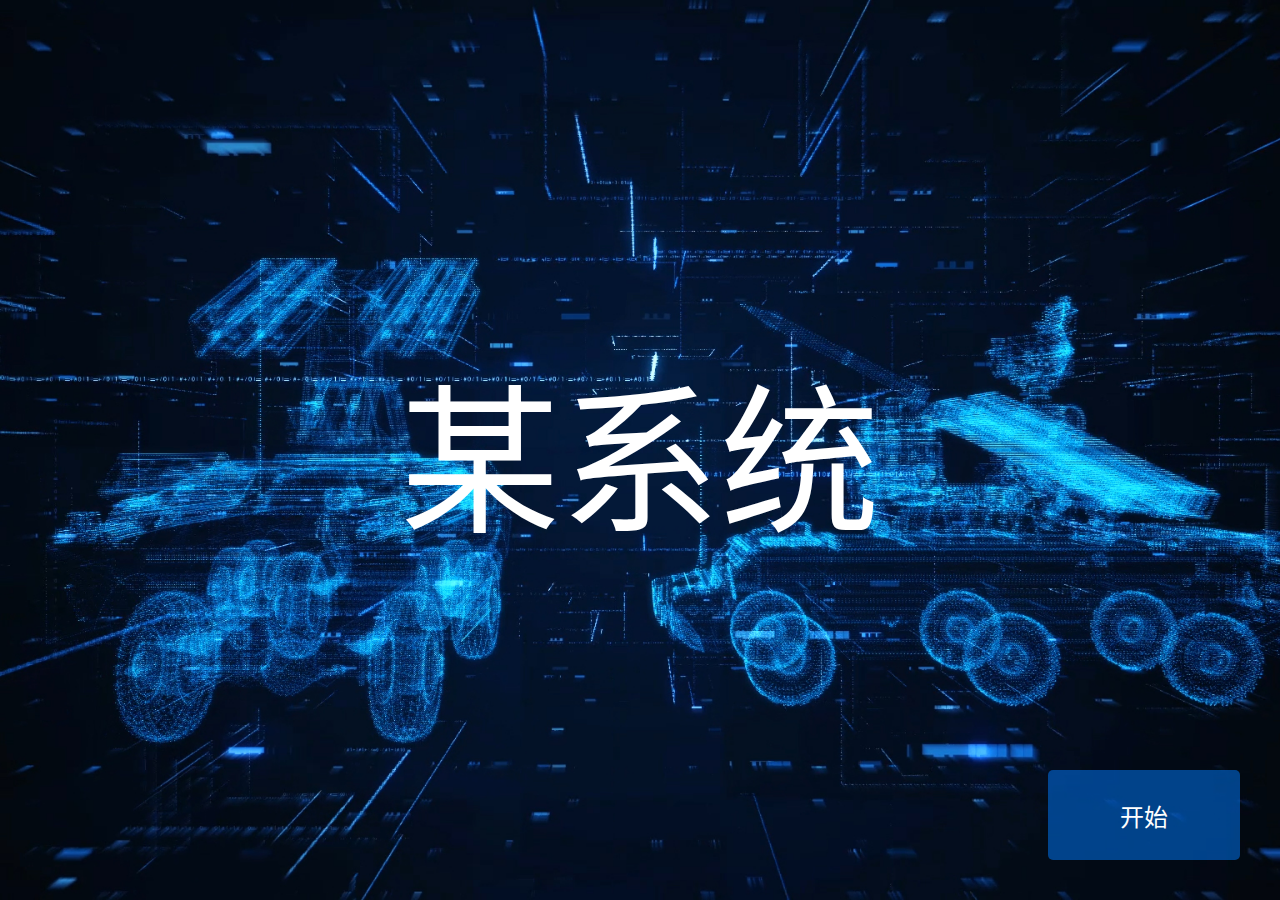
<file: index.html>
<!DOCTYPE html>
<html lang="zh-CN">
<head>
    <meta charset="UTF-8">
    <meta name="viewport" content="width=device-width, initial-scale=1.0">
    <title>主页</title>
    <link rel="stylesheet" href="src/style.css">
</head>
<body>
    <div class="sysName">某系统</div>
    <button class="button" onclick="window.location.href='src/guide.html'">开始</button>
</body>
</html>
</file>
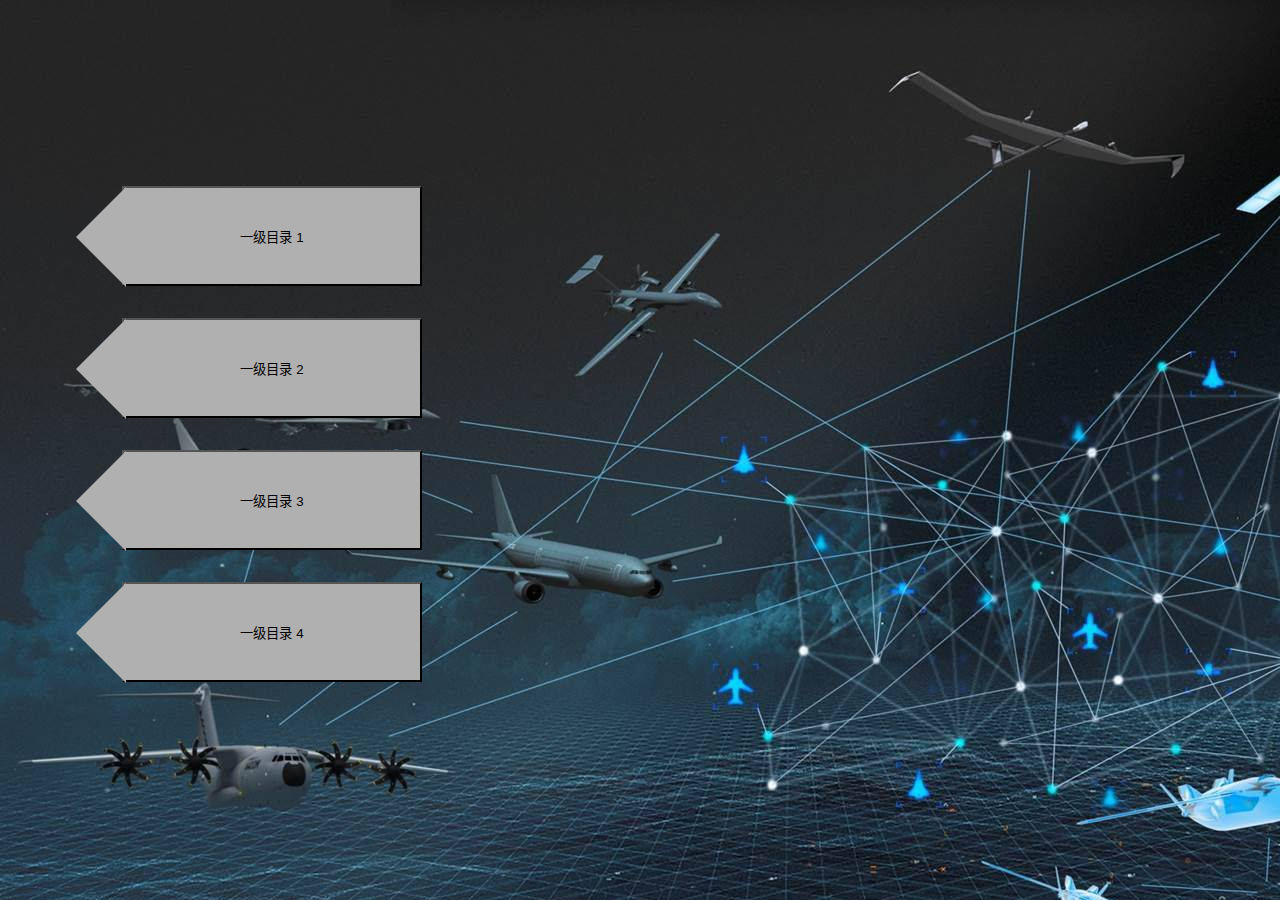
<file: guide.html>
<!DOCTYPE html>
<html lang="zh-CN">

<head>
    <meta charset="UTF-8">
    <meta name="viewport" content="width=device-width, initial-scale=1.0">
    <title>目录</title>
    <link rel="stylesheet" href="guide.css">
</head>

<body>
    <div class="menu">
        <button class="button1" onclick="toggleSubMenu(1)">一级目录 1</button>
        <button class="button1" onclick="toggleSubMenu(2)">一级目录 2</button>
        <button class="button1" onclick="toggleSubMenu(3)">一级目录 3</button>
        <button class="button1" onclick="toggleSubMenu(4)">一级目录 4</button>
    </div>

    <div id="submenu1" class="submenu">
        <button class="button2" onclick="location.href='page1.html'">二级目录 1-1</button>
        <button class="button2" onclick="location.href='page2.html'">二级目录 1-2</button>
        <button class="button2" onclick="location.href='page3.html'">二级目录 1-3</button>
        <button class="button2" onclick="location.href='page4.html'">二级目录 1-4</button>
    </div>

    <div id="submenu2" class="submenu">
        <button class="button2" onclick="location.href='page5.html'">二级目录 2-1</button>
        <button class="button2" onclick="location.href='page6.html'">二级目录 2-2</button>
        <button class="button2" onclick="location.href='page7.html'">二级目录 2-3</button>
        <button class="button2" onclick="location.href='page8.html'">二级目录 2-4</button>
    </div>

    <div id="submenu3" class="submenu">
        <button class="button2" onclick="location.href='page9.html'">二级目录 3-1</button>
        <button class="button2" onclick="location.href='page10.html'">二级目录 3-2</button>
        <button class="button2" onclick="location.href='page11.html'">二级目录 3-3</button>
        <button class="button2" onclick="location.href='page12.html'">二级目录 3-4</button>
    </div>

    <div id="submenu4" class="submenu">
        <button class="button2" onclick="location.href='page13.html'">二级目录 4-1</button>
        <button class="button2" onclick="location.href='page14.html'">二级目录 4-2</button>
        <button class="button2" onclick="location.href='page15.html'">二级目录 4-3</button>
        <button class="button2" onclick="location.href='page16.html'">二级目录 4-4</button>
    </div>

    <script src="guide.js"></script>
</body>

</html>
</file>
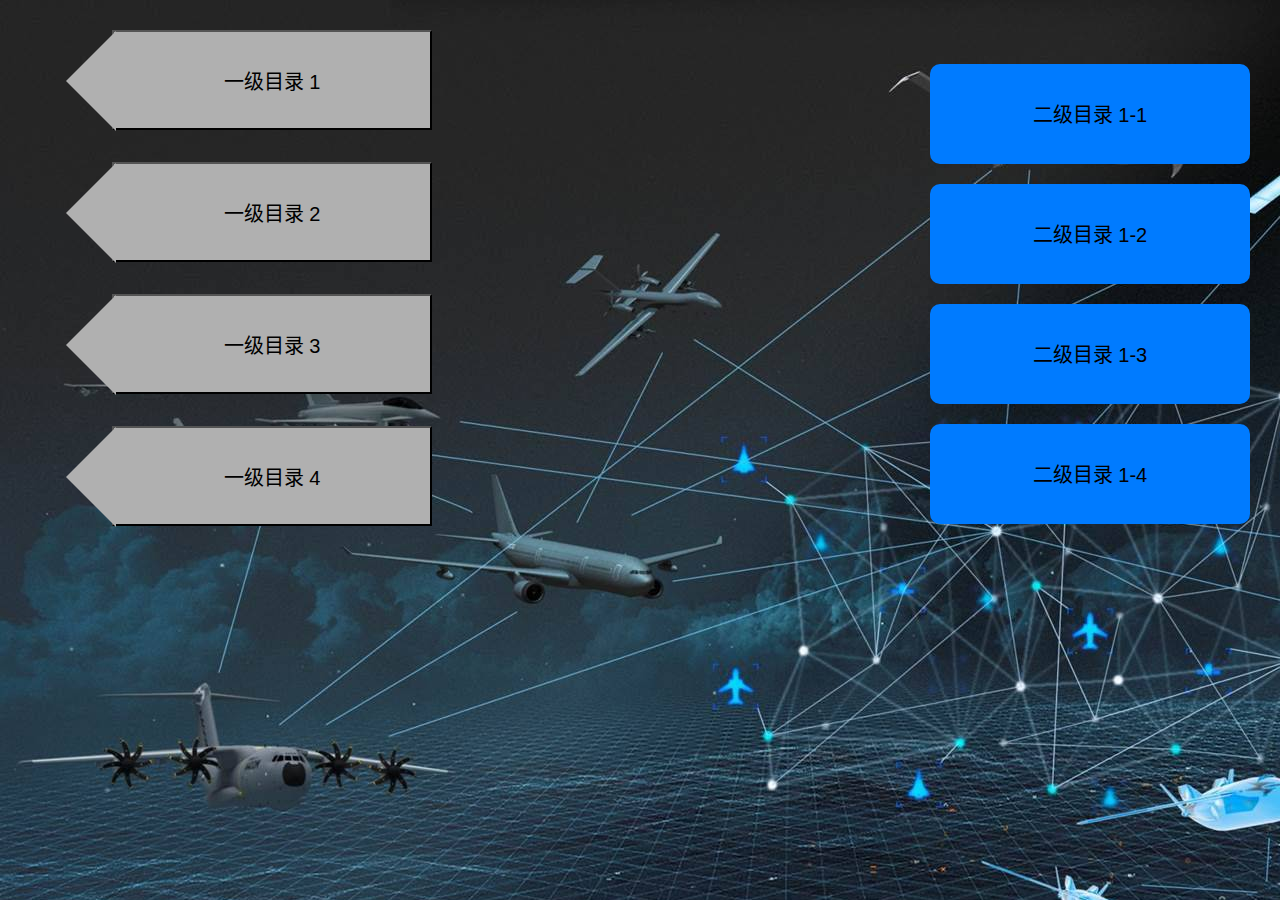
<file: src/guide.html>
<!DOCTYPE html>
<html lang="zh-CN">

<head>
    <meta charset="UTF-8">
    <meta name="viewport" content="width=device-width, initial-scale=1.0">
    <title>目录</title>
    <link rel="stylesheet" href="guide.css">
</head>

<body>
    <div class="menu">
        <button class="button1" onclick="toggleSubMenu(1)">一级目录 1</button>
        <button class="button1" onclick="toggleSubMenu(2)">一级目录 2</button>
        <button class="button1" onclick="toggleSubMenu(3)">一级目录 3</button>
        <button class="button1" onclick="toggleSubMenu(4)">一级目录 4</button>
    </div>

    <div id="submenu1" class="submenu">
        <button class="button2" onclick="location.href='page1.html'">二级目录 1-1</button>
        <button class="button2" onclick="location.href='page2.html'">二级目录 1-2</button>
        <button class="button2" onclick="location.href='page3.html'">二级目录 1-3</button>
        <button class="button2" onclick="location.href='page4.html'">二级目录 1-4</button>
    </div>

    <div id="submenu2" class="submenu">
        <button class="button2" onclick="location.href='page5.html'">二级目录 2-1</button>
        <button class="button2" onclick="location.href='page6.html'">二级目录 2-2</button>
        <button class="button2" onclick="location.href='page7.html'">二级目录 2-3</button>
        <button class="button2" onclick="location.href='page8.html'">二级目录 2-4</button>
    </div>

    <div id="submenu3" class="submenu">
        <button class="button2" onclick="location.href='page9.html'">二级目录 3-1</button>
        <button class="button2" onclick="location.href='page10.html'">二级目录 3-2</button>
        <button class="button2" onclick="location.href='page11.html'">二级目录 3-3</button>
        <button class="button2" onclick="location.href='page12.html'">二级目录 3-4</button>
    </div>

    <div id="submenu4" class="submenu">
        <button class="button2" onclick="location.href='page13.html'">二级目录 4-1</button>
        <button class="button2" onclick="location.href='page14.html'">二级目录 4-2</button>
        <button class="button2" onclick="location.href='page15.html'">模型计算</button>
        <button class="button2" onclick="location.href='page16.html'">仿真模拟</button>
    </div>

    <script src="guide.js"></script>
    <script>toggleSubMenu(1)</script>
</body>

</html>
</file>
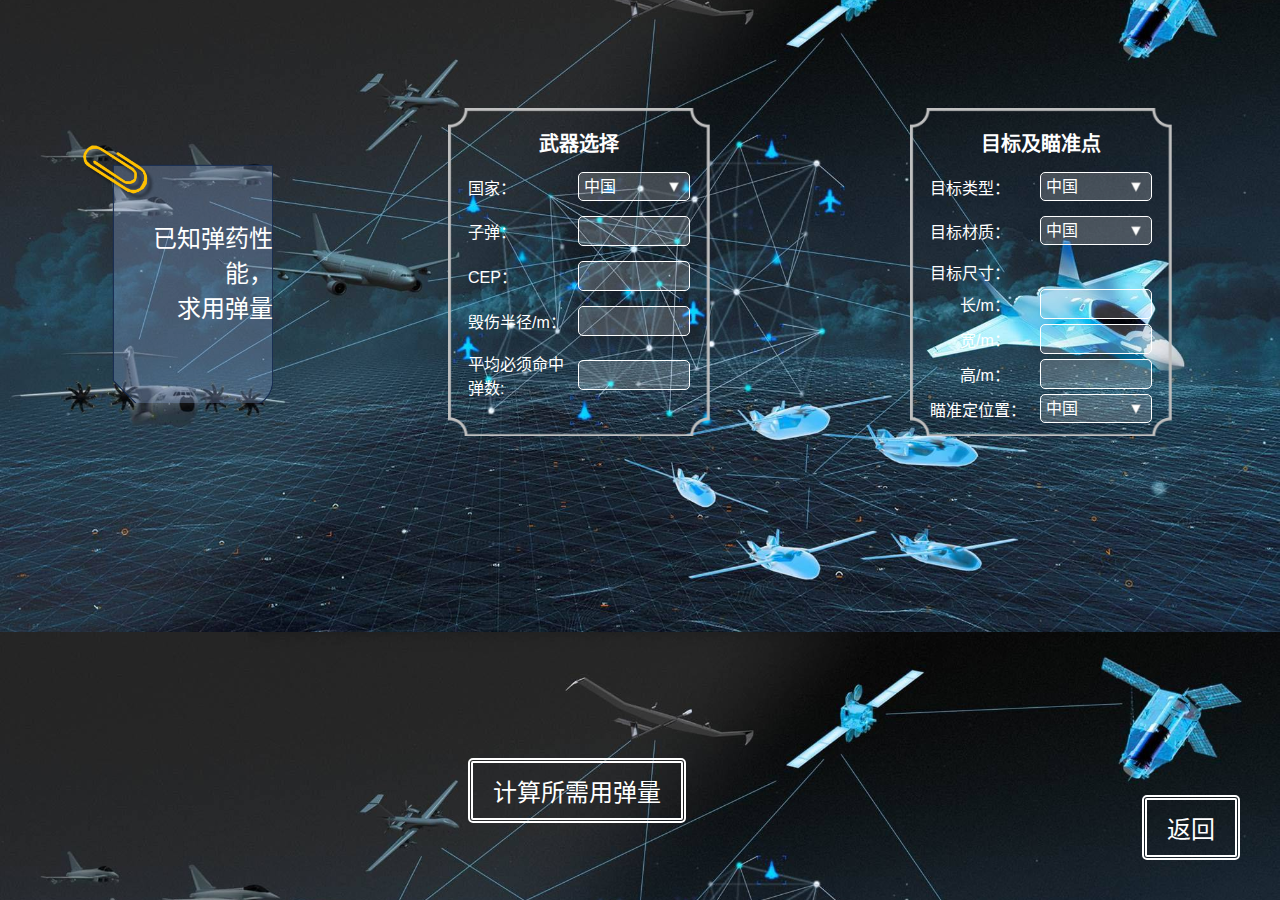
<file: src/page15.html>
<!DOCTYPE html>
<html lang="zh-CN">

<head>
    <meta charset="UTF-8">
    <meta name="viewport" content="width=device-width, initial-scale=1.0">
    <title>目录</title>
    <link rel="stylesheet" href="page15.css">
</head>
<body>
    
    <div id="shuqian"><pre>  </pre>已知弹药性能，<br>求用弹量</div>    
    <div class="textcutton" id="frame1">
        <div id="title">武器选择</div>
        
        <div class="form-group">
            <label id="country">国家：</label>
            <select id="country-select">
                <option value="china">中国</option>
                <option value="usa">美国</option>
                <option value="japan">日本</option>
                <option value="germany">德国</option>
            </select>
        </div>
        
        <div class="form-group">
            <label id="zidan">子弹：</label>
            <input type="text" id="zidan-input">
        </div>
        
        <div class="form-group">
            <label id="cep">CEP：</label>
            <input type="text" id="cep-input">
        </div>
        
        <div class="form-group">
            <label id="banjing">毁伤半径/m：</label>
            <input type="text" id="banjing-input">
        </div>
        
        <div class="form-group">
            <label id="mingzhong">平均必须命中弹数:</label>
            <input type="text" id="mingzhong-input">
        </div>
    </div>
    
    <div class="textcutton" id="frame2">
        <div id="title">目标及瞄准点</div>
        
        <div class="form-group">
            <label id="target-type">目标类型：</label>
            <select id="target-type-select">
                <option value="china">中国</option>
                <option value="usa">美国</option>
                <option value="japan">日本</option>
                <option value="germany">德国</option>
            </select>
        </div>
        
        <div class="form-group">
            <label id="material">目标材质：</label>
            <select id="target-material-select">
                <option value="china">中国</option>
                <option value="usa">美国</option>
                <option value="japan">日本</option>
                <option value="germany">德国</option>
            </select>
        </div>
        
        <div id="size">
            <div class="form-group">
                <label>目标尺寸：</label>
            </div>
            <div class="form-group">
                <label class="subtitle">长/m：</label>
                <input type="text" id="length-input">
            </div>
            <div class="form-group">
                <label class="subtitle">宽/m：</label>
                <input type="text" id="width-input">
            </div>
            <div class="form-group">
                <label class="subtitle">高/m：</label>
                <input type="text" id="height-input">
            </div>
        </div>
        
        <div class="form-group">
            <label id="miaozhun">瞄准定位置：</label>
            <select id="aiming-position-select">
                <option value="china">中国</option>
                <option value="usa">美国</option>
                <option value="japan">日本</option>
                <option value="germany">德国</option>
            </select>
        </div>
    </div>
    <div class="cal">
        <button class="calculate" onclick='calculate()'>计算所需用弹量</button>
        <div class="ans"></div>
    </div>
    <button class="button" onclick="window.location.href='guide.html'">返回</button>
    <script src="page15.js"></script>
</body>
</file>
<file: src/style.css>
body {
    margin: 0;
    padding: 0;
    height: 100vh;
    background-image: url('pic/background.png');
    background-size: cover;
    background-position: center;
    display: flex;
    align-items: center;
    justify-content: center;
    position: relative;
}

.button {
    height : 10%;
    width : 15%;
    position: absolute;
    bottom: 20px;
    right: 20px;
    margin: 20px;
    padding: 10px 20px;
    background-color: #007BFF;
    color: white;
    border: none;
    border-radius: 5px;
    cursor: pointer;
    font-size: 24px;
    transition: transform 0.1s ease-in-out;
    background-color: rgba(0, 123, 255, 0.5);
}

.button:active {
    transform: scale(0.9);
}

.button:hover {
    background-color: #0056b3;
}

.sysName {
    margin: middle;
    color: white;
    border: none;
    font-size: 160px;
    text-align: center;
}
</file>
<file: guide.css>
body {
    margin: 0;
    padding: 0;
    height: 100vh;
    display: flex;
    justify-content: space-between;
    align-items: center;
    background-image: url('background2.png');
    font-family: Arial, sans-serif;
}
.menu{
    margin : 30px;
    display: flex;
    flex-direction: column;
    justify-content: center;
    align-items: center;
    width: 25%;  /* 占据四分之一的页面宽度 */
    height: 100%;
}
.submenu {
    margin : 30px 50px;
    display: none;
    flex-direction: column;
    justify-content: center;
    align-items: center;
    width: 25%;  /* 占据四分之一的页面宽度 */
    height: 100%;
}
.button1 {
    left: calc(10% + 50px);
    width: 300px; /* 控制箭头的宽度 */
    height: 100px; /* 控制箭头的高度 */
    background-color: #B0B0B0; /* 灰色背景 */
    position: relative;
    display: flex;
    align-items: center;
    justify-content: center;
    cursor: pointer;
    margin-bottom: 10%; /* 设置每个按钮的底部间距，增加按钮之间的距离 */
}
/*箭头是由长方形的主体和前边一个三角形拼成的*/
.button1::before {
    content: "";
    position: absolute;
    left: -48px; /* 调整箭头的左侧偏移 */
    top: -1px;
    width: 0;
    height: 0;
    border-top: 50px solid transparent; /* 上方透明的边框 */
    border-bottom: 50px solid transparent; /* 下方透明的边框 */
    border-right: 50px solid #B0B0B0; /* 右侧灰色的边框形成箭头 */
    cursor: pointer;
}
.button1:hover {
    background-color: #A0A0A0; /* 鼠标悬停时的背景颜色 */

}
.button1:hover::before {
    border-right-color: #A0A0A0; /* 鼠标悬停时的箭头颜色 */
}
.button2 {
    width: 100%;  /* 按钮占据父容器的宽度 */
    height: 100px;
    margin: 10px 0;
    background-size: contain;  /* 调整背景图片显示比例 */
    background-position: center;
    background-repeat: no-repeat;  /* 防止背景图片重复 */
    border: none;
    cursor: pointer;
    font-size: 20px;
    text-align: center;
    line-height: 100px;
    border-radius: 10px;
    background-color: #007BFF;
}
.button2:hover {
    background-color: #0056b3;
}
</file>
<file: src/guide.css>
body {
    margin: 0;
    padding: 0;
    display: flex;
    justify-content: space-between;
    align-items: center;
    background-image: url('pic/background2.png');
    font-family: Arial, sans-serif;
    width: 100%;  
    height: 100%;
}
.menu{
    margin : 30px;
    display: flex;
    flex-direction: column;
    justify-content: center;
    align-items: center;
    width: 25%;  /* 占据四分之一的页面宽度 */
    height: 100%;
}
.submenu {
    margin : 30px;
    display: none;
    flex-direction: column;
    justify-content: center;
    align-items: center;
    width: 25%;  /* 占据四分之一的页面宽度 */
    height: 100%;
}
.button1 {
    left: calc(10% + 50px);
    width: 100%; /* 控制箭头的宽度 */
    height: 100px; /* 控制箭头的高度 */
    background-color: #B0B0B0; /* 灰色背景 */
    position: relative;
    display: flex;
    align-items: center;
    justify-content: center;
    cursor: pointer;
    margin-bottom: 10%; /* 设置每个按钮的底部间距，增加按钮之间的距离 */
    font-size: 20px;
}
/*箭头是由长方形的主体和前边一个三角形拼成的*/
.button1::before {
    content: "";
    position: absolute;
    left: -48px; /* 调整箭头的左侧偏移 */
    top: -1px;
    width: 0;
    height: 0;
    border-top: 50px solid transparent; /* 上方透明的边框 */
    border-bottom: 50px solid transparent; /* 下方透明的边框 */
    border-right: 50px solid #B0B0B0; /* 右侧灰色的边框形成箭头 */
    cursor: pointer;
}
.button1:hover {
    background-color: #A0A0A0; /* 鼠标悬停时的背景颜色 */

}
.button1:hover::before {
    border-right-color: #A0A0A0; /* 鼠标悬停时的箭头颜色 */
}
.button2 {
    width: 100%;  /* 按钮占据父容器的宽度 */
    height: 100px;
    margin: 10px 0;
    background-size: contain;  /* 调整背景图片显示比例 */
    background-position: center;
    background-repeat: no-repeat;  /* 防止背景图片重复 */
    border: none;
    cursor: pointer;
    font-size: 20px;
    text-align: center;
    line-height: 100px;
    border-radius: 10px;
    background-color: #007BFF;
}
.button2:hover {
    background-color: #0056b3;
}
</file>
<file: src/page15.css>
body {
    background-image: url('pic/background2.png'); 
    background-size: cover;
    background-position: center;
    font-family: Arial, sans-serif;
    color: white;
    justify-content: space-between;
    display :flex;
    flex-direction :row;
    justify-content: center;
}
#shuqian {
    margin :auto;
    display :flex;
    align-items: center;
    text-align: right;
    margin-left: auto;
    gap : 20px;
    font-size: 24px;
    background-image: url('pic/shuqian.png'); 
    background-size: cover;
}
.cal {
    display :flex;
    flex-direction :row;
    align-items: center;
    gap : 20px;
    bottom : 20px;
    position :absolute;
    height : 20%;
    width : 30%;
}
.button {
    height : auto;
    width:auto;
    position: absolute;
    bottom: 20px;
    right: 20px;
    margin: 20px;
    padding: 10px 20px;
    color: white;
    background-color: transparent; 
    border-radius: 5px;
    border: 5px solid white; 
    border-style: double;
    border-width: thick;
    cursor: pointer;
    font-size: 24px;
    transition: transform 0.1s ease-in-out;
}


.calculate {
    height : auto;
    width:auto;
    margin: 20px;
    padding: 10px 20px;
    background-color: transparent; 
    border-radius: 5px;
    border: 5px solid white; 
    border-style: double;
    border-width: thick;
    color: white;
    border-radius: 5px;
    cursor: pointer;
    font-size: 24px;
    transition: transform 0.1s ease-in-out;
}
.textcutton {
    
    width: auto; 
    padding-bottom: 100.66%;
    padding: 20px;
    margin: 100px;
    background-image: url('pic/frame2.png'); 
    background-size: cover;
    display: inline-block;
    vertical-align: top;
    box-sizing: border-box;
}

#title {
    font-size: 20px; 
    font-weight: bold;
    text-align: center;
    margin-bottom: 15px;
}

.form-group {
    display: flex;
    align-items: center;
    margin-bottom: 15px; 
}

.form-group label {
    width: 100px;
    font-size: 16px; 
}

.subtitle {
    text-indent: 30%;
}
select, input[type="text"] {
    flex: 1;
    width: 100px; 
    padding: 5px;
    margin-left: 10px;
    background-color: rgba(255, 255, 255, 0.2);
    border: 1px solid white;
    color: white;
    border-radius: 5px;
    font-size: 16px; 
}

select {
    appearance: none; 
    background-image: url('pic/arrow.png'); 
    background-repeat: no-repeat;
    background-position: right 10px center;
    background-size: 10px;
}

select option {
    color: black; 
}


#size div {
    display: flex;
    align-items: center;
    margin-bottom: 5px;
}

#cep label {
    width: 50px; /* Adjust width for indentation */
    margin-right: 10px;
}

.textcutton:last-child {
    margin-right: 0;
}
.ans {
    font-size: 20px;
    font-weight: bold;
    text-align: center;
}
</file>
